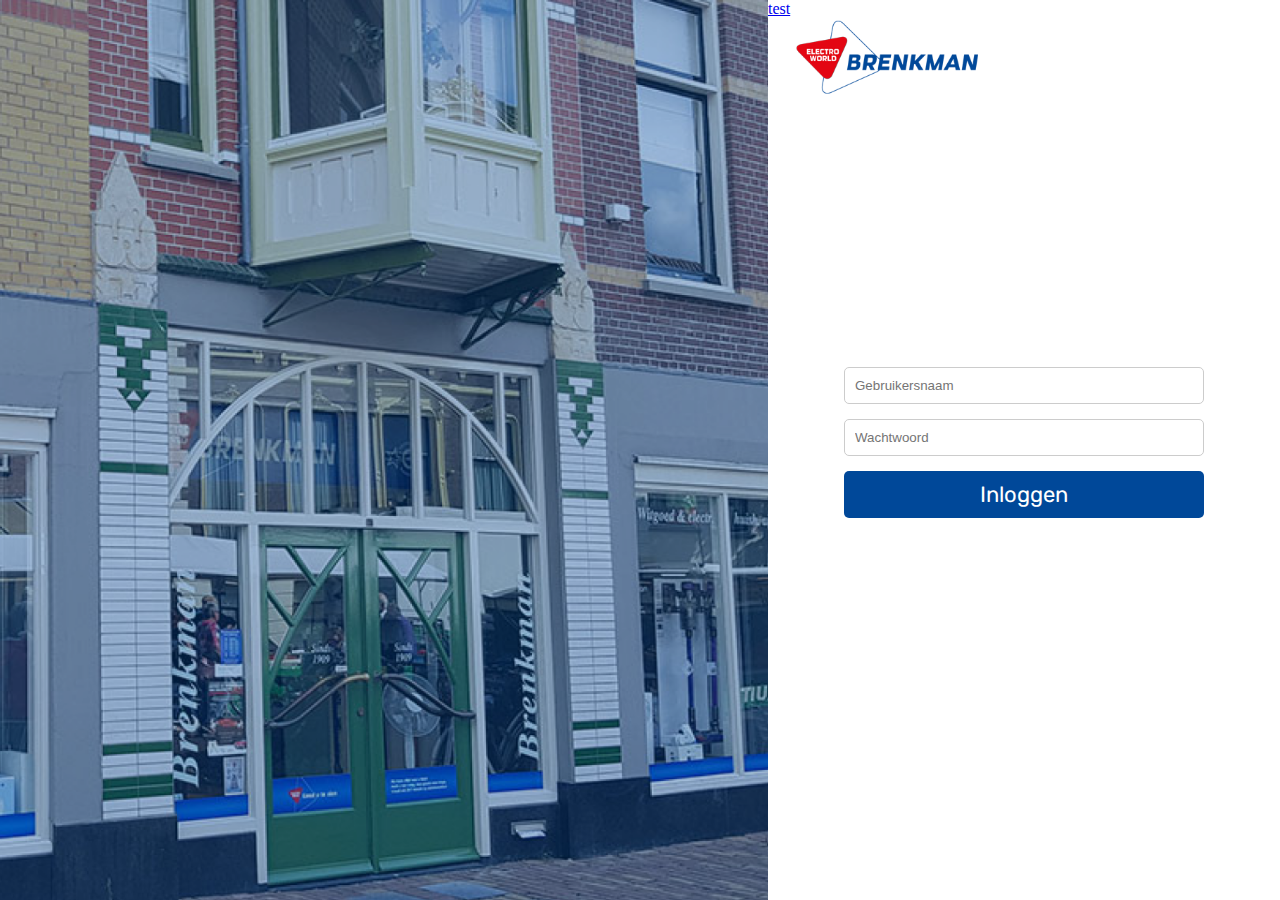
<file: index.html>
<!DOCTYPE html>
<html lang="nl">
<head>
    <meta charset="UTF-8">
    <meta name="viewport" content="width=device-width, initial-scale=1.0, maximum-scale=1">
    <title>Inloggen - Brenkman Culemborg</title>
    <link rel="icon" type="image/png" href="assets/Fav_Brenkman_normal.png">
    <link rel="stylesheet" href="css/index.css" />
    <link href="https://fonts.googleapis.com/css2?family=Rubik&display=swap" rel="stylesheet">
</head>
<body>
    <div class="container">
        <div class="image-container">
            <div  nameid="Opacity"  id="opacity"  ></div>
        </div>
        <div class="login-container">
            <div class="logo">
                
                <img src="assets/Brenkman-nieuw-logo_big.png" alt="Brenkman Logo">
            </a>
            </div>
            <a href="keuzeoverzicht.html">test</a>

            <div class="login-form">
                <form method="POST" action="keuzeoverzicht.html">
                    <input type="text" placeholder="Gebruikersnaam" required>
                    <input type="password" placeholder="Wachtwoord" required>
                    <button type="submit" nameid="Rectangle 3"  id="rectangle_3"  >
                        Inloggen
                    </button>
                    <h3>Het email en wachtwoord komt niet overeen</h3>
                </form>
            </div>
        </div>
    </div>
</body>
</html>
</file>
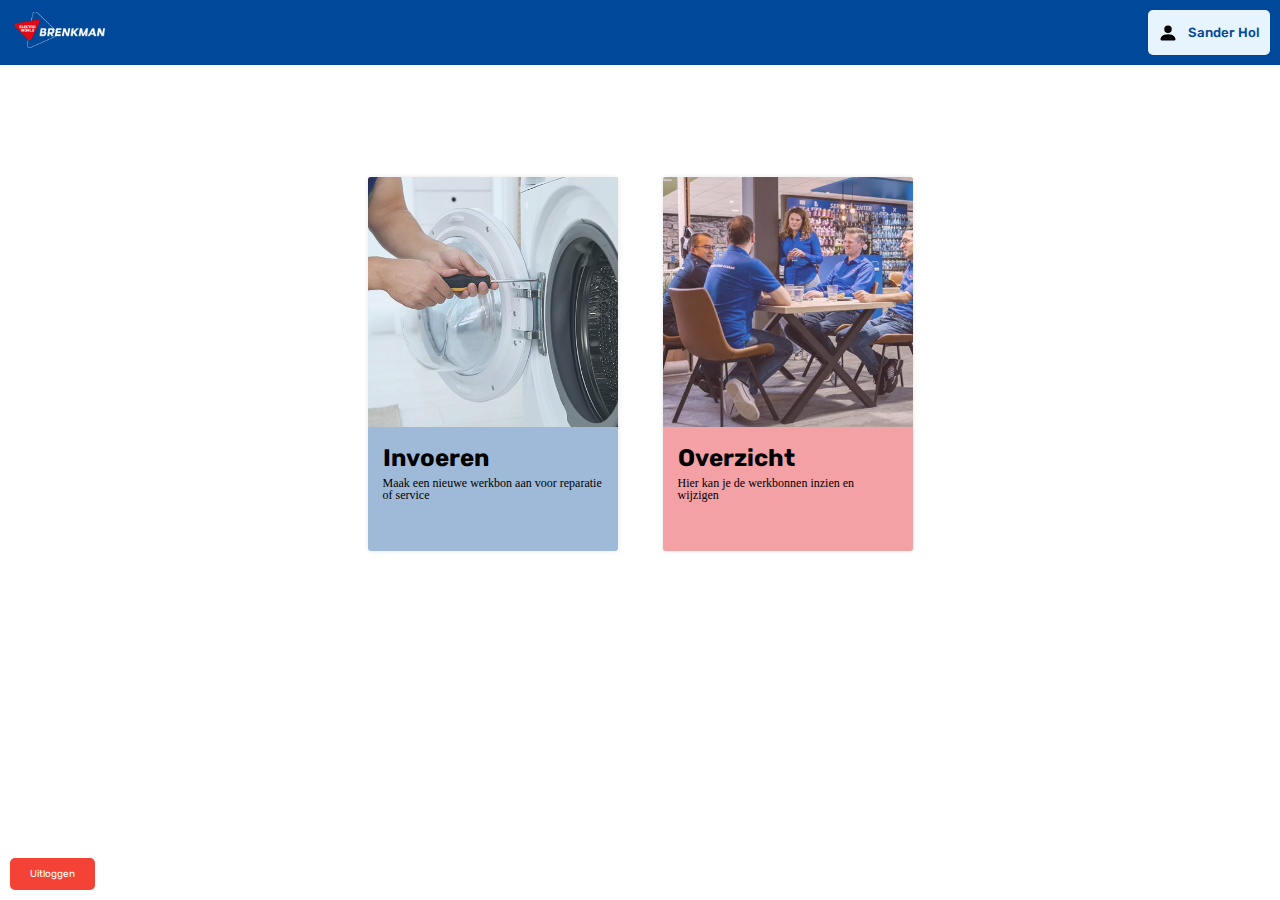
<file: keuzeoverzicht.html>
<!DOCTYPE html>
<html lang="en">
<head>
    <meta charset="UTF-8">
    <meta name="viewport" content="width=device-width, initial-scale=1.0, maximum-scale=1">
    <title>Inloggen - Brenkman Culemborg</title>
    <link rel="stylesheet" href="/css/keuzeoverzicht.css">
    <link rel="icon" type="image/png" href="assets/Fav_Brenkman_normal.png">
    <link href="https://fonts.googleapis.com/css2?family=Rubik&display=swap" rel="stylesheet">
</head>
<body>
  <header>
    <div class="logo">
      <a href="keuzeoverzicht.html">
        <img src="assets/Brenkman-nieuw-logo_bigwhite.png" alt="Logo">
      </a>
    </div>
    <div class="gebruikersnaamdiv">
      <!-- SVG icon for user -->
      <svg xmlns="http://www.w3.org/2000/svg" width="20" height="20" fill="currentColor" class="bi bi-person-fill" viewBox="0 0 16 16">
        <path d="M3 14s-1 0-1-1 1-4 6-4 6 3 6 4-1 1-1 1H3zm5-6a3 3 0 1 0 0-6 3 3 0 0 0 0 6z"/>
      </svg>
      <h5 class="gebruikersnaam">Sander Hol</h5>
    </div>
  </header>

  <main>
    <section class="cards">
      <div class="card">
        <a href="invoeren.html" style="text-decoration: none; color: black;">
        <img src="assets/ervaren-witgoed-monteurs.jpg" alt="Foto van witgoed monteur">
        <div class="card-info">
          <h2>Invoeren</h2>
          <p>Maak een nieuwe werkbon aan
            voor reparatie of service</p>
          </a>
        </div>
      </div>
      <div class="card">
        <a href="overzicht.html" style="text-decoration: none; color: black;">
        <img src="assets/werken-bij-electro-world.png" alt="Foto van mensen die werken bij brenkman">
        <div class="card-info">
          <h2>Overzicht</h2>
          <p>Hier kan je de werkbonnen
            inzien en wijzigen</p>
        </div>
    </a>
      </div>
    </section>
  </main>

  <footer>
    <a href="index.html">
    <button class="logout-btn">Uitloggen</button>
</a>
  </footer>
</body>
</html>
</file>
<file: css/index.css>
body, html {
    margin: 0;
    padding: 0;
    height: 100%;
}
.container {
    display: flex;
    height: 100%;
}
.image-container {
    flex: 1.5;
    background-image: url('../assets/background.png');
    background-size: cover;
    background-position: center;
    position: relative;
    overflow: hidden;
}

@media only screen and (max-width: 767px) {
    .image-container {
    flex: 0;

}
}

.login-container {
    flex: 1;
    position: relative;
    overflow: hidden;
}
.login-form {
    position: absolute;
    top: 50%;
    left: 50%;
    transform: translate(-50%, -50%);
    width: 80%; /* Adjust as needed */
    max-width: 400px; /* Adjust as needed */
    padding: 20px;
    background-color: white;
    border-radius: 10px;
    box-sizing: border-box;
    text-align: center;
}
.login-form h2 {
    font-family: Rubik regular;
    margin-bottom: 20px;
}
.login-form h3 {
    font-family: Rubik light;
    font-size: 14px;
    bottom: 4%;
    display: none;
}
.login-form input[type="text"],
.login-form input[type="password"],
.login-form button {
    width: 100%;
    margin-bottom: 15px;
    padding: 10px;
    border: 1px solid #ccc;
    border-radius: 5px;
    box-sizing: border-box;
    transition: box-shadow 0.43s cubic-bezier(0.45, 0.02, 0.49, 0.98);

}


.login-form input[type="text"]:focus {
    box-shadow: 0px 0px 0px 2px #005a8d; /* Add a blue shadow that looks like a border */
    outline: none; /* Remove the default browser outline */
}


.login-form input[type="password"]:focus {
    box-shadow: 0px 0px 0px 2px #005a8d; /* Add a blue shadow that looks like a border */
    outline: none; /* Remove the default browser outline */
}


#rectangle_3 {
    border-radius: 5px;
    background: rgba(0, 72, 153, 1);
    display: flex; /* Enable flexbox layout */
    justify-content: center; /* Center content horizontally */
    align-items: center; /* Center content vertically */
    color: #FFFFFF; /* Text color */
    font-family: Rubik; /* Font family */
    cursor: pointer; /* Cursor style */
	font-size: 22px;
	transition: transform 0.43s, background-color 0.4s ease, color 0.4s ease;
	z-index: 1;
	position: relative;
	border: none;
	
}

#rectangle_3:hover {
    background: rgb(1, 100, 199); /* Change background color on hover */
	transform: scale(1.02);
	text-decoration: none; /* Remove underline from text */

}

#rectangle_3::after {
    content: ''; /* Add content for pseudo-element */
    transition: transform 0.3s cubic-bezier(1, 0, 0, 0.99); /* Smooth transition with ease timing function */
    position: absolute; /* Set position to absolute */
    inset: 0; /* Fill the entire space of the parent */
    z-index: -1; /* Place behind the main content */
    background-color: rgba(0, 92, 183, 0); /* Initial background color */
}
.logo {
    position: absolute;
    top: 20px; /* Adjust the top position as needed */
    left: 20px; /* Adjust the right position as needed */
}

.logo img {
    width: 200px; /* Adjust the width of the logo as needed */
    height: auto;
}

@media screen and (max-width: 150px), 
       screen and (max-height: 360px) {
        .logo {
            display: none;
            }
        }
#opacity {
    position: absolute;
    opacity: 0.60000002384186;
    top: 0px;
    left: 0px;
    width: 100%;
    height: 100%;
    background: rgba(0, 72, 153, 0.6);
}
</file>
<file: css/keuzeoverzicht.css>
body {
  margin: 0;
  font-family: Rubik, regular;
}

header {
  background-color: #004899;
  padding: 10px;
  display: flex;
  align-items: center;
}

.gebruikersnaamdiv {
  margin-left: auto;
  background-color: #e8f4fd; /* Light blue to complement the darker blue header */
  border-radius: 5px;
  display: flex;
  align-items: center;
  padding: 0px 10px;
}

.gebruikersnaam {
  color: #004899; /* Dark blue for contrast */
  font-weight: 500;
  margin-left: 10px; /* Spacing between icon and text */
  margin-top: 15px;
  margin-bottom: 15px;
}

.logo img {
  max-width: 100px;
}

.cards {
  display: flex;
  justify-content: center;
  flex-wrap: wrap;
  padding-top: 8%;
  gap: 25px;

}

.card {
  width: 250px;
  margin: 10px;
  background-color: #f9f9f9;
  border-radius: 3px;
  box-shadow: 0 0 5px rgba(0, 0, 0, 0.1);
  transition: transform 0.43s, background-color 0.4s ease, color 0.4s ease;
  

}
.card:nth-child(odd) {
    background-color: #00489760; /* Even index card color */
  }
  
  .card:nth-child(even) {
    background-color: #E3061360; /* Odd index card color */
  }

.card:hover {
  transform: translateY(-5px);
}
.card:nth-child(odd):hover {
    background-color: #00489799; /* Change to a different color on hover */
  }
  
  .card:nth-child(even):hover {
    background-color: #E3061399; /* Change to a different color on hover */
  }

  .card img {
    width: 100%;
    height: 250px; /* Adjust the desired height */
    object-fit: cover; /* Scale the image as large as possible while maintaining its aspect ratio */
    object-position: center; /* Position the image at the center */
    border-top-left-radius: 3px;
    border-top-right-radius: 3px;
    opacity: 80%;
  }

.card-info {
  padding: 15px;
  line-height: 1;
  height: 90px;

}

.card-info h2 {
  margin-top: 0;
  padding-bottom: 0;
  margin-bottom: 0;
}

.card-info p {
  margin-bottom: 0;
  font-family: Rubik light;
  font-size: 12px;
  margin-top: 7px;
}

footer {
  position: fixed;
  bottom: 0;
  left: 0;
  width: 100%;
  background-color: rgb(255, 255, 255);
  padding: 26px; /* Adjust padding as needed */
  box-sizing: border-box; /*Include padding in width calculation    */
}

.logout-btn {
  position: absolute;
  bottom: 10px;
  left: 10px;
  background-color: #f44336;
  color: white;
  padding: 10px 20px;
  border: none;
  border-radius: 5px;
  cursor: pointer;
  font-size: 10px;
  font-family: 'Rubik', sans-serif; /* Ensure correct font family syntax */
}

@media (min-width: 768px) {
  .cards {
    justify-content: center;
  }
}
</file>
